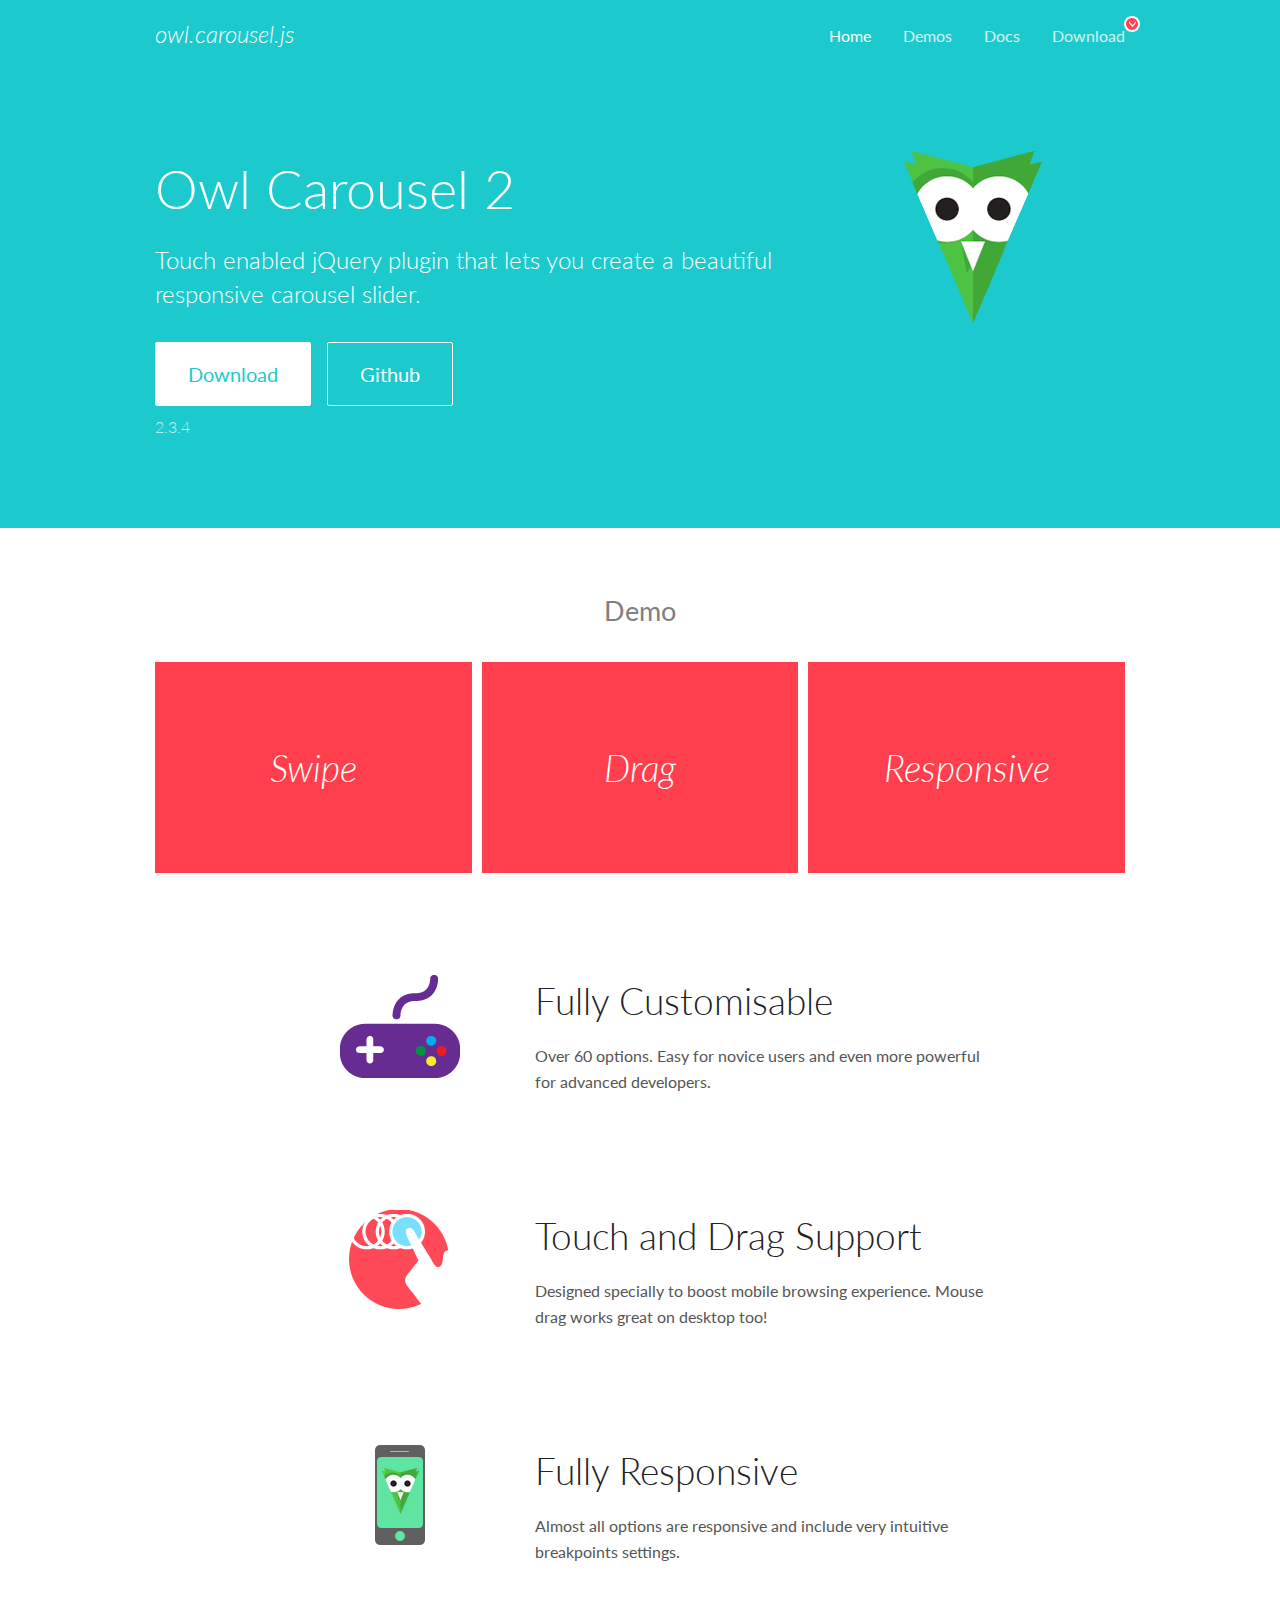
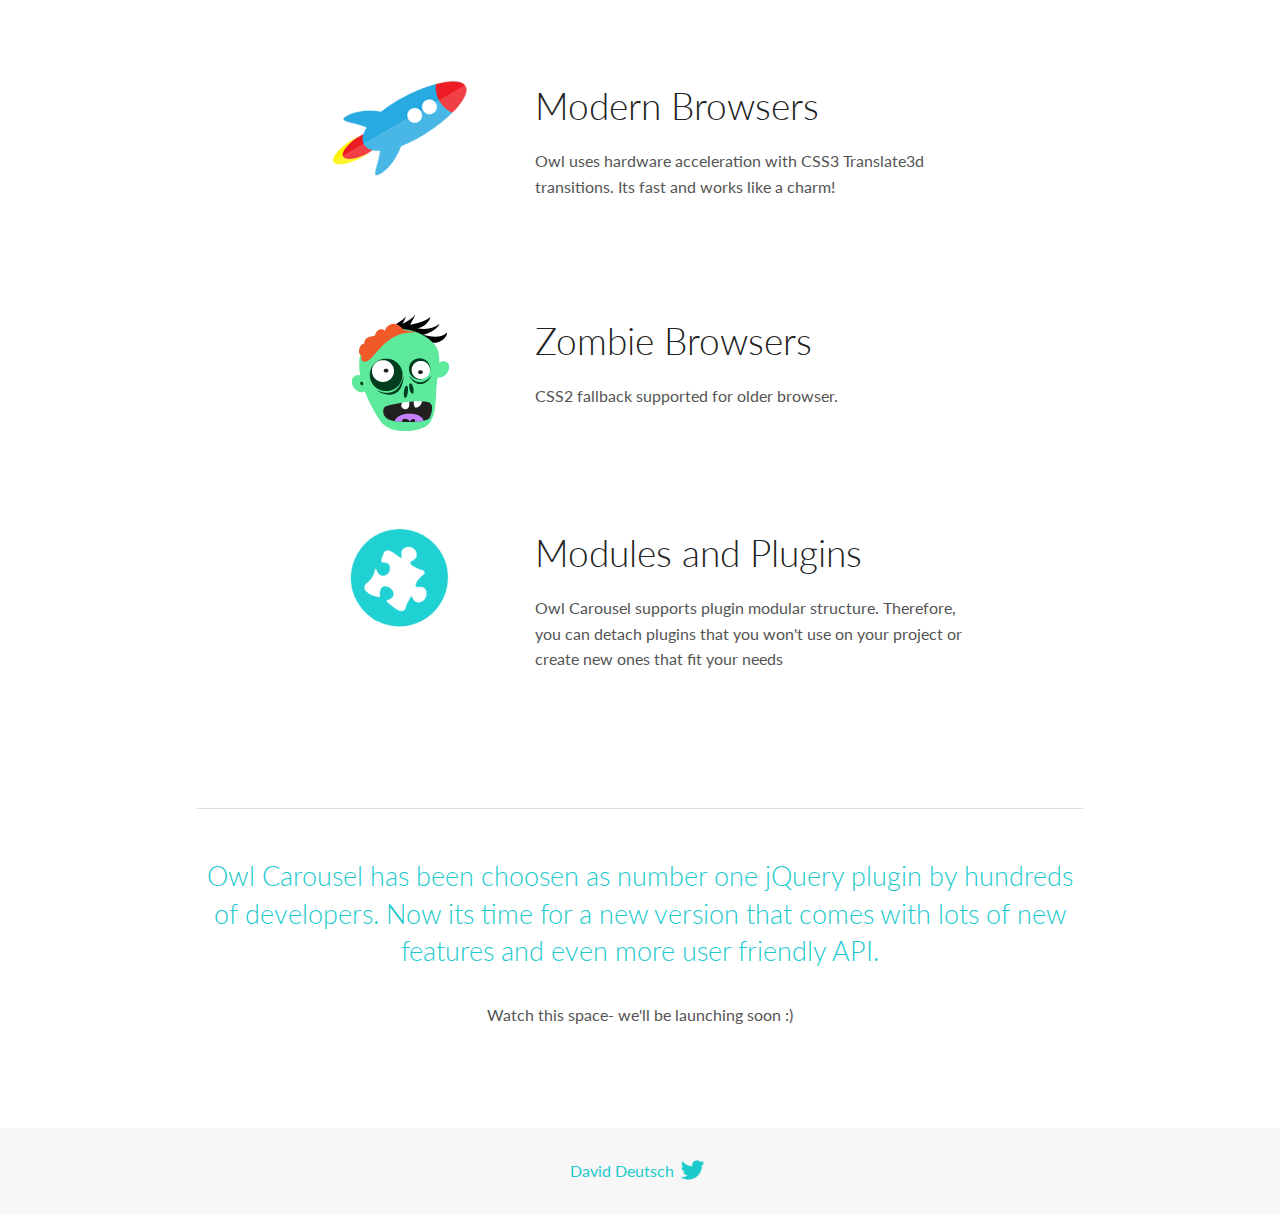
<file: template/OwlCarousel2-2.3.4/docs/index.html>
<!DOCTYPE html>
<html lang="en">
  <head>

    <!-- head -->
    <meta charset="utf-8">
    <meta name="msapplication-tap-highlight" content="no" />
    <meta name="viewport" content="width=device-width, initial-scale=1.0" />
    <meta name="description" content="Touch enabled jQuery plugin that lets you create beautiful responsive carousel slider.">
    <meta name="author" content="David Deutsch">
    <title>
      Home | Owl Carousel | 2.3.4
    </title>

    <!-- Stylesheets -->
    <link href='https://fonts.googleapis.com/css?family=Lato:300,400,700,400italic,300italic' rel='stylesheet' type='text/css'>
    <link rel="stylesheet" href="assets/css/docs.theme.min.css">

    <!-- Owl Stylesheets -->
    <link rel="stylesheet" href="assets/owlcarousel/assets/owl.carousel.min.css">
    <link rel="stylesheet" href="assets/owlcarousel/assets/owl.theme.default.min.css">

    <!-- HTML5 shim and Respond.js IE8 support of HTML5 elements and media queries -->

    <!--[if lt IE 9]>
      <script src="https://oss.maxcdn.com/libs/html5shiv/3.7.0/html5shiv.js"></script>
      <script src="https://oss.maxcdn.com/libs/respond.js/1.3.0/respond.min.js"></script>
    <![endif]-->

    <!-- Favicons -->
    <link rel="apple-touch-icon-precomposed" sizes="144x144" href="assets/ico/apple-touch-icon-144-precomposed.png">
    <link rel="shortcut icon" href="assets/ico/favicon.png">
    <link rel="shortcut icon" href="favicon.ico">

    <!-- Yeah i know js should not be in header. Its required for demos.-->

    <!-- javascript -->
    <script src="assets/vendors/jquery.min.js"></script>
    <script src="assets/owlcarousel/owl.carousel.js"></script>
  </head>
  <body>

    <!-- header -->
    <header class="header">
      <div class="row">
        <div class="large-12 columns">
          <div class="brand left">
            <h3>
              <a href="/OwlCarousel2/">owl.carousel.js</a> 
            </h3>
          </div>
          <a id="toggle-nav" class="right">
            <span></span> <span></span> <span></span> 
          </a> 
          <div class="nav-bar">
            <ul class="clearfix">
              <li class="active">
                <a href="/OwlCarousel2/index.html">Home</a> 
              </li>
              <li> <a href="/OwlCarousel2/demos/demos.html">Demos</a>  </li>
              <li> <a href="/OwlCarousel2/docs/started-welcome.html">Docs</a>  </li>
              <li>
                <a href="https://github.com/OwlCarousel2/OwlCarousel2/archive/2.3.4.zip">Download</a> 
                <span class="download"></span> 
              </li>
            </ul>
          </div>
        </div>
      </div>
    </header>

    <!-- home panel -->
    <section id="hero">
      <div class="row">
        <div class="large-8 medium-8 columns">
          <h1>Owl Carousel 2</h1>
          <h4>Touch enabled jQuery plugin that lets you create a beautiful responsive carousel slider.</h4>
          <a href="https://github.com/OwlCarousel2/OwlCarousel2/archive/2.3.4.zip" class="hero-button">Download</a> 
          <a href="https://github.com/OwlCarousel2/OwlCarousel2" class="hero-button outline">Github</a> 
          <p>2.3.4</p>
        </div>
        <div class="large-4 medium-4 columns">
          <img class="owl-logo" src="assets/img/owl-logo.png" alt="mr. Owl">
        </div>
      </div>
    </section>

    <!-- body -->
    <div class="home-demo">
      <div class="row">
        <div class="large-12 columns">
          <h3>Demo</h3>
          <div class="owl-carousel">
            <div class="item">
              <h2>Swipe</h2>
            </div>
            <div class="item">
              <h2>Drag</h2>
            </div>
            <div class="item">
              <h2>Responsive</h2>
            </div>
            <div class="item">
              <h2>CSS3</h2>
            </div>
            <div class="item">
              <h2>Fast</h2>
            </div>
            <div class="item">
              <h2>Easy</h2>
            </div>
            <div class="item">
              <h2>Free</h2>
            </div>
            <div class="item">
              <h2>Upgradable</h2>
            </div>
            <div class="item">
              <h2>Tons of options</h2>
            </div>
            <div class="item">
              <h2>Infinity</h2>
            </div>
            <div class="item">
              <h2>Auto Width</h2>
            </div>
          </div>
        </div>
      </div>
    </div>
    <script>
      var owl = $('.owl-carousel');
      owl.owlCarousel({
        margin: 10,
        loop: true,
        responsive: {
          0: {
            items: 1
          },
          600: {
            items: 2
          },
          1000: {
            items: 3
          }
        }
      })
    </script>

    <!-- features -->
    <div id="features">
      <div class="row">
        <div class="small-12 medium-9 small-centered columns">
          <section class="row feature">
            <div class="medium-4 small-12 columns">
              <img src="assets/img/feature-options.png" alt="">
            </div>
            <div class="medium-8 small-12 columns">
              <h2>Fully Customisable</h2>
              <p>Over 60 options. Easy for novice users and even more powerful for advanced developers.</p>
            </div>
          </section>
          <section class="row feature">
            <div class="medium-4 small-12 columns">
              <img src="assets/img/feature-drag.png" alt="">
            </div>
            <div class="medium-8 small-12 columns">
              <h2>Touch and Drag Support</h2>
              <p>Designed specially to boost mobile browsing experience. Mouse drag works great on desktop too!</p>
            </div>
          </section>
          <section class="row feature">
            <div class="medium-4 small-12 columns">
              <img src="assets/img/feature-responsive.png" alt="">
            </div>
            <div class="medium-8 small-12 columns">
              <h2>Fully Responsive</h2>
              <p>Almost all options are responsive and include very intuitive breakpoints settings.</p>
            </div>
          </section>
          <section class="row feature">
            <div class="medium-4 small-12 columns">
              <img src="assets/img/feature-modern.png" alt="">
            </div>
            <div class="medium-8 small-12 columns">
              <h2>Modern Browsers</h2>
              <p>Owl uses hardware acceleration with CSS3 Translate3d transitions. Its fast and works like a charm! </p>
            </div>
          </section>
          <section class="row feature">
            <div class="medium-4 small-12 columns">
              <img src="assets/img/feature-zombie.png" alt="">
            </div>
            <div class="medium-8 small-12 columns">
              <h2>Zombie Browsers</h2>
              <p>CSS2 fallback supported for older browser.</p>
            </div>
          </section>
          <section class="row feature">
            <div class="medium-4 small-12 columns">
              <img src="assets/img/feature-module.png" alt="">
            </div>
            <div class="medium-8 small-12 columns">
              <h2>Modules and Plugins</h2>
              <p>Owl Carousel supports plugin modular structure. Therefore, you can detach plugins that you won&#x27;t use on your project or create new ones that fit your needs</p>
            </div>
          </section>
        </div>
      </div>
    </div>

    <!-- footer -->
    <section id="teaser-text">
      <div class="row">
        <div class="small-12 medium-11 small-centered columns">
          <hr>
          <h3 id="owl-carousel-has-been-choosen-as-number-one-jquery-plugin-by-hundreds-of-developers-now-its-time-for-a-new-version-that-comes-with-lots-of-new-features-and-even-more-user-friendly-api-">Owl Carousel has been choosen as number one jQuery plugin by hundreds of developers. Now its time for a new version that comes with lots of new features and even more user friendly API.</h3>
          <p>Watch this space- we&#39;ll be launching soon :)</p>
        </div>
      </div>
    </section>

    <!-- footer -->
    <footer class="footer">
      <div class="row">
        <div class="large-12 columns">
          <h5>
            <a href="/OwlCarousel2/docs/support-contact.html">David Deutsch</a> 
            <a id="custom-tweet-button" href="https://twitter.com/share?url=https://github.com/OwlCarousel2/OwlCarousel2&text=Owl Carousel - This is so awesome! " target="_blank"></a> 
          </h5>
        </div>
      </div>
    </footer>

    <!-- vendors -->
    <script src="assets/vendors/highlight.js"></script>
    <script src="assets/js/app.js"></script>
  </body>
</html>
</file>
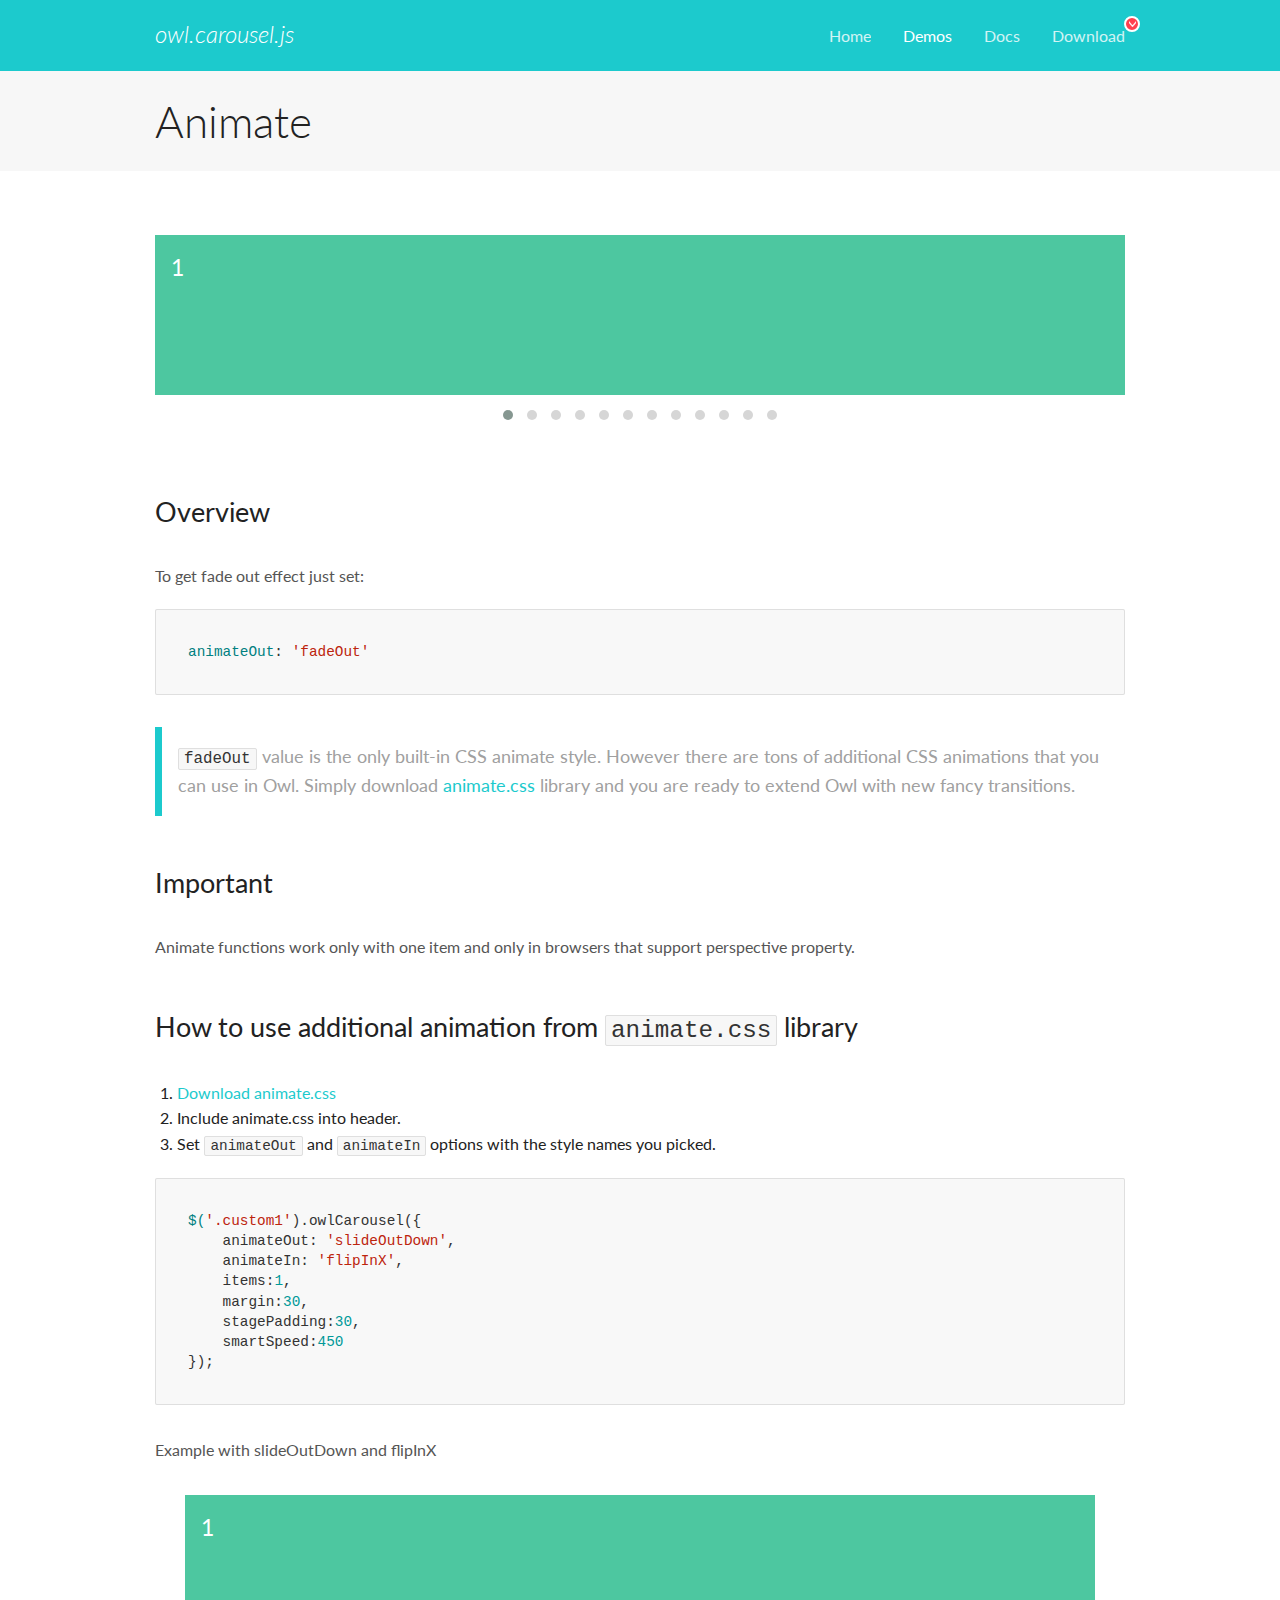
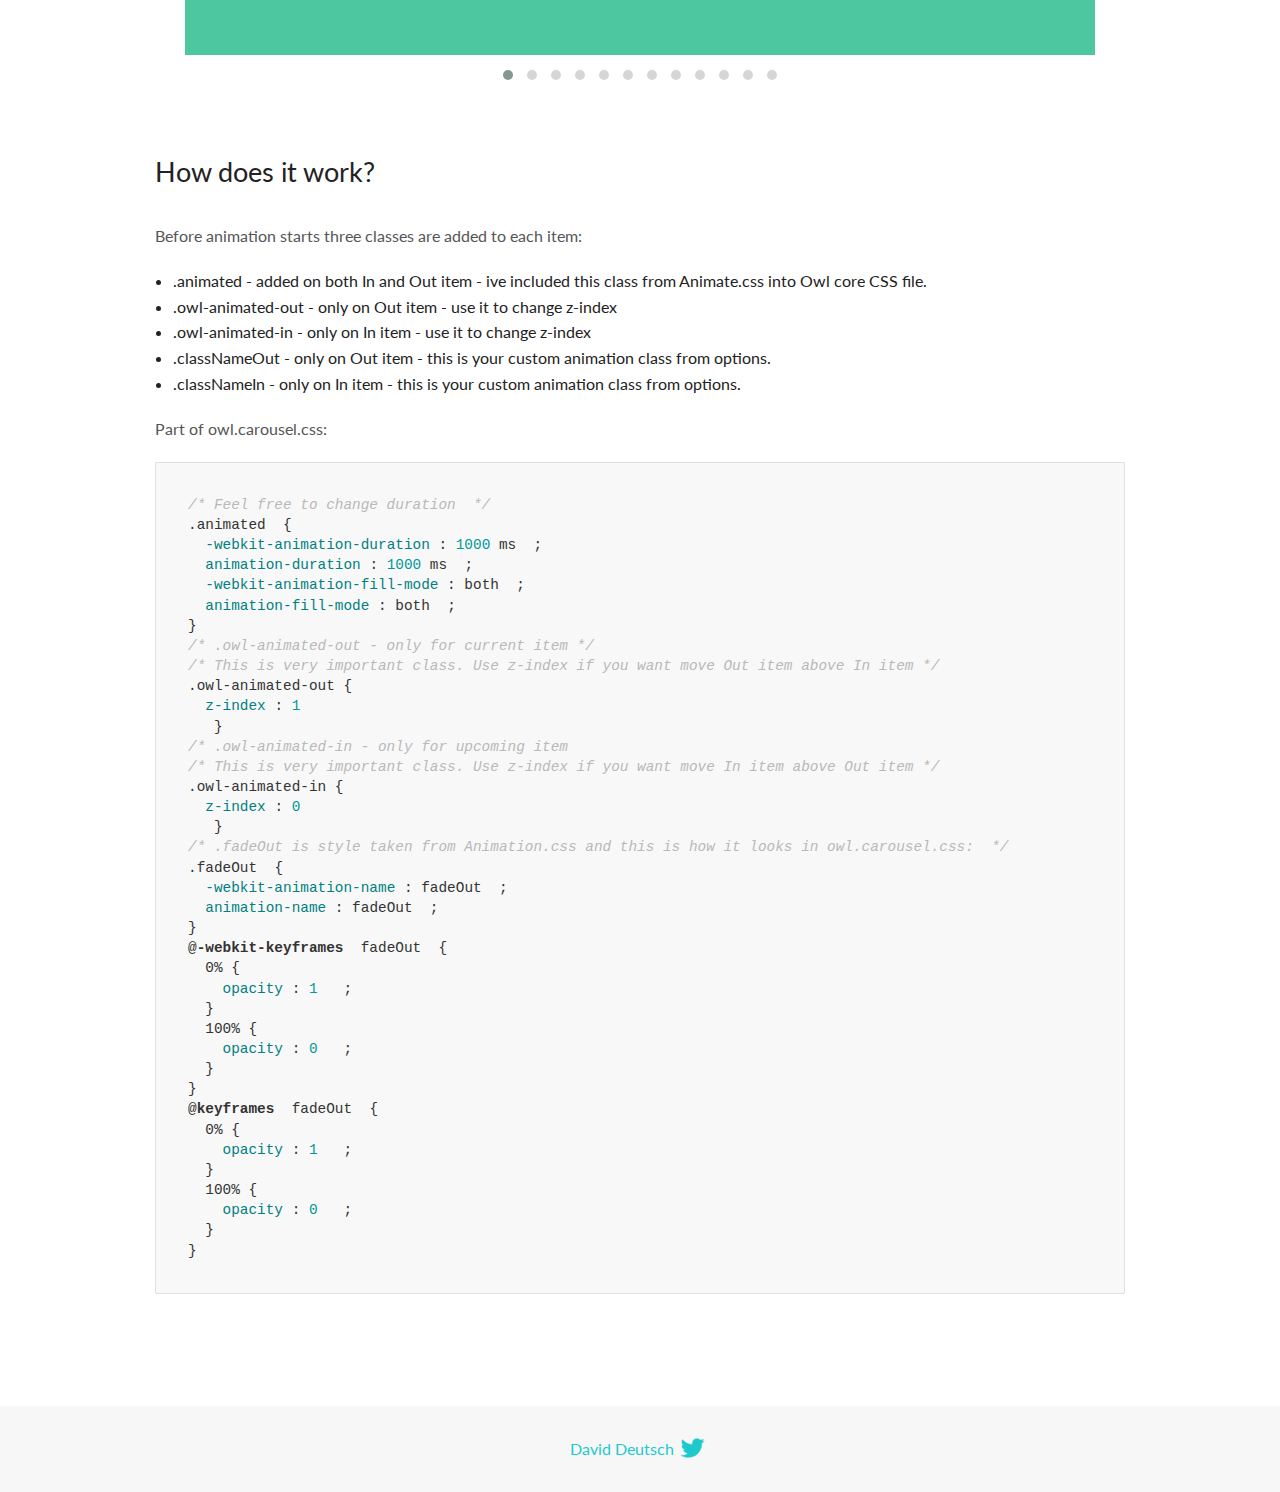
<file: template/OwlCarousel2-2.3.4/docs/demos/animate.html>
<!DOCTYPE html>
<html lang="en">
  <head>

    <!-- head -->
    <meta charset="utf-8">
    <meta name="msapplication-tap-highlight" content="no" />
    <meta name="viewport" content="width=device-width, initial-scale=1.0" />
    <meta name="description" content="Animate carousel">
    <meta name="author" content="David Deutsch">
    <title>
      Animate Demo | Owl Carousel | 2.3.4
    </title>

    <!-- Stylesheets -->
    <link href='https://fonts.googleapis.com/css?family=Lato:300,400,700,400italic,300italic' rel='stylesheet' type='text/css'>
    <link rel="stylesheet" href="../assets/css/docs.theme.min.css">

    <!-- Owl Stylesheets -->
    <link rel="stylesheet" href="../assets/owlcarousel/assets/owl.carousel.min.css">
    <link rel="stylesheet" href="../assets/owlcarousel/assets/owl.theme.default.min.css">

    <!-- HTML5 shim and Respond.js IE8 support of HTML5 elements and media queries -->

    <!--[if lt IE 9]>
      <script src="https://oss.maxcdn.com/libs/html5shiv/3.7.0/html5shiv.js"></script>
      <script src="https://oss.maxcdn.com/libs/respond.js/1.3.0/respond.min.js"></script>
    <![endif]-->

    <!-- Favicons -->
    <link rel="apple-touch-icon-precomposed" sizes="144x144" href="../assets/ico/apple-touch-icon-144-precomposed.png">
    <link rel="shortcut icon" href="../assets/ico/favicon.png">
    <link rel="shortcut icon" href="favicon.ico">

    <!-- Yeah i know js should not be in header. Its required for demos.-->

    <!-- javascript -->
    <script src="../assets/vendors/jquery.min.js"></script>
    <script src="../assets/owlcarousel/owl.carousel.js"></script>
  </head>
  <body>

    <!-- header -->
    <header class="header">
      <div class="row">
        <div class="large-12 columns">
          <div class="brand left">
            <h3>
              <a href="/OwlCarousel2/">owl.carousel.js</a> 
            </h3>
          </div>
          <a id="toggle-nav" class="right">
            <span></span> <span></span> <span></span> 
          </a> 
          <div class="nav-bar">
            <ul class="clearfix">
              <li> <a href="/OwlCarousel2/index.html">Home</a>  </li>
              <li class="active">
                <a href="/OwlCarousel2/demos/demos.html">Demos</a> 
              </li>
              <li> <a href="/OwlCarousel2/docs/started-welcome.html">Docs</a>  </li>
              <li>
                <a href="https://github.com/OwlCarousel2/OwlCarousel2/archive/2.3.4.zip">Download</a> 
                <span class="download"></span> 
              </li>
            </ul>
          </div>
        </div>
      </div>
    </header>

    <!-- title -->
    <section class="title">
      <div class="row">
        <div class="large-12 columns">
          <h1>Animate</h1>
        </div>
      </div>
    </section>

    <!--  Demos -->
    <section id="demos">
      <div class="row">
        <div class="large-12 columns">
          <div class="fadeOut owl-carousel owl-theme">
            <div class="item">
              <h4>1</h4>
            </div>
            <div class="item">
              <h4>2</h4>
            </div>
            <div class="item">
              <h4>3</h4>
            </div>
            <div class="item">
              <h4>4</h4>
            </div>
            <div class="item">
              <h4>5</h4>
            </div>
            <div class="item">
              <h4>6</h4>
            </div>
            <div class="item">
              <h4>7</h4>
            </div>
            <div class="item">
              <h4>8</h4>
            </div>
            <div class="item">
              <h4>9</h4>
            </div>
            <div class="item">
              <h4>10</h4>
            </div>
            <div class="item">
              <h4>11</h4>
            </div>
            <div class="item">
              <h4>12</h4>
            </div>
          </div>
          <h3 id="overview">Overview</h3>
          <p>To get fade out effect just set:</p>
          <pre><code>animateOut: &#39;fadeOut&#39;</code></pre>
          <blockquote>
            <p><code>fadeOut</code> value is the only built-in CSS animate style. However there are tons of additional CSS animations that you can use in Owl. Simply download
              <a href="https://daneden.github.io/animate.css/">animate.css</a>  library and you are ready to extend Owl with new fancy transitions.</p>
          </blockquote>
          <h3 id="important">Important</h3>
          <p>Animate functions work only with one item and only in browsers that support perspective property.</p>
          <h3 id="how-to-use-additional-animation-from-animate-css-library">How to use additional animation from <code>animate.css</code> library</h3>
          <ol>
            <li> <a href="https://daneden.github.io/animate.css/">Download animate.css</a>  </li>
            <li>Include animate.css into header.</li>
            <li>Set <code>animateOut</code> and <code>animateIn</code> options with the style names you picked.</li>
          </ol>
          <pre><code>$(&#39;.custom1&#39;).owlCarousel({
    animateOut: &#39;slideOutDown&#39;,
    animateIn: &#39;flipInX&#39;,
    items:1,
    margin:30,
    stagePadding:30,
    smartSpeed:450
});</code></pre>
          <p>Example with slideOutDown and flipInX</p>
          <div class="custom1 owl-carousel owl-theme">
            <div class="item">
              <h4>1</h4>
            </div>
            <div class="item">
              <h4>2</h4>
            </div>
            <div class="item">
              <h4>3</h4>
            </div>
            <div class="item">
              <h4>4</h4>
            </div>
            <div class="item">
              <h4>5</h4>
            </div>
            <div class="item">
              <h4>6</h4>
            </div>
            <div class="item">
              <h4>7</h4>
            </div>
            <div class="item">
              <h4>8</h4>
            </div>
            <div class="item">
              <h4>9</h4>
            </div>
            <div class="item">
              <h4>10</h4>
            </div>
            <div class="item">
              <h4>11</h4>
            </div>
            <div class="item">
              <h4>12</h4>
            </div>
          </div>
          <h3 id="how-does-it-work-">How does it work?</h3>
          <p>Before animation starts three classes are added to each item:</p>
          <ul>
            <li>.animated - added on both In and Out item - ive included this class from Animate.css into Owl core CSS file.</li>
            <li>.owl-animated-out - only on Out item - use it to change z-index</li>
            <li>.owl-animated-in - only on In item - use it to change z-index</li>
            <li>.classNameOut - only on Out item - this is your custom animation class from options.</li>
            <li>.classNameIn - only on In item - this is your custom animation class from options.</li>
          </ul>
          <p>Part of owl.carousel.css:</p>
          <pre><code class="language-css"><span class="comment">/* Feel free to change duration  */</span> 
<span class="class">.animated</span>  <span class="rules">{
  <span class="rule"><span class="attribute">-webkit-animation-duration</span> :<span class="value"> <span class="number">1000</span> ms</span> </span> ;
  <span class="rule"><span class="attribute">animation-duration</span> :<span class="value"> <span class="number">1000</span> ms</span> </span> ;
  <span class="rule"><span class="attribute">-webkit-animation-fill-mode</span> :<span class="value"> both</span> </span> ;
  <span class="rule"><span class="attribute">animation-fill-mode</span> :<span class="value"> both</span> </span> ;
<span class="rule">}</span> </span> 
<span class="comment">/* .owl-animated-out - only for current item */</span> 
<span class="comment">/* This is very important class. Use z-index if you want move Out item above In item */</span> 
<span class="class">.owl-animated-out</span> <span class="rules">{
  <span class="rule"><span class="attribute">z-index</span> :<span class="value"> <span class="number">1</span> 
</span> </span> </span> }
<span class="comment">/* .owl-animated-in - only for upcoming item
/* This is very important class. Use z-index if you want move In item above Out item */</span> 
<span class="class">.owl-animated-in</span> <span class="rules">{
  <span class="rule"><span class="attribute">z-index</span> :<span class="value"> <span class="number">0</span> 
</span> </span> </span> }
<span class="comment">/* .fadeOut is style taken from Animation.css and this is how it looks in owl.carousel.css:  */</span> 
<span class="class">.fadeOut</span>  <span class="rules">{
  <span class="rule"><span class="attribute">-webkit-animation-name</span> :<span class="value"> fadeOut</span> </span> ;
  <span class="rule"><span class="attribute">animation-name</span> :<span class="value"> fadeOut</span> </span> ;
<span class="rule">}</span> </span> 
<span class="at_rule">@<span class="keyword">-webkit-keyframes</span>  fadeOut </span> {
  0% <span class="rules">{
    <span class="rule"><span class="attribute">opacity</span> :<span class="value"> <span class="number">1</span> </span> </span> ;
  <span class="rule">}</span> </span> 
  100% <span class="rules">{
    <span class="rule"><span class="attribute">opacity</span> :<span class="value"> <span class="number">0</span> </span> </span> ;
  <span class="rule">}</span> </span> 
}
<span class="at_rule">@<span class="keyword">keyframes</span>  fadeOut </span> {
  0% <span class="rules">{
    <span class="rule"><span class="attribute">opacity</span> :<span class="value"> <span class="number">1</span> </span> </span> ;
  <span class="rule">}</span> </span> 
  100% <span class="rules">{
    <span class="rule"><span class="attribute">opacity</span> :<span class="value"> <span class="number">0</span> </span> </span> ;
  <span class="rule">}</span> </span> 
}</code></pre>
          <link rel="stylesheet" href="../assets/css/animate.css">
          <script>
            jQuery(document).ready(function($) {
              $('.fadeOut').owlCarousel({
                items: 1,
                animateOut: 'fadeOut',
                loop: true,
                margin: 10,
              });
              $('.custom1').owlCarousel({
                animateOut: 'slideOutDown',
                animateIn: 'flipInX',
                items: 1,
                margin: 30,
                stagePadding: 30,
                smartSpeed: 450
              });
            });
          </script>
        </div>
      </div>
    </section>

    <!-- footer -->
    <footer class="footer">
      <div class="row">
        <div class="large-12 columns">
          <h5>
            <a href="/OwlCarousel2/docs/support-contact.html">David Deutsch</a> 
            <a id="custom-tweet-button" href="https://twitter.com/share?url=https://github.com/OwlCarousel2/OwlCarousel2&text=Owl Carousel - This is so awesome! " target="_blank"></a> 
          </h5>
        </div>
      </div>
    </footer>

    <!-- vendors -->
    <script src="../assets/vendors/highlight.js"></script>
    <script src="../assets/js/app.js"></script>
  </body>
</html>
</file>
